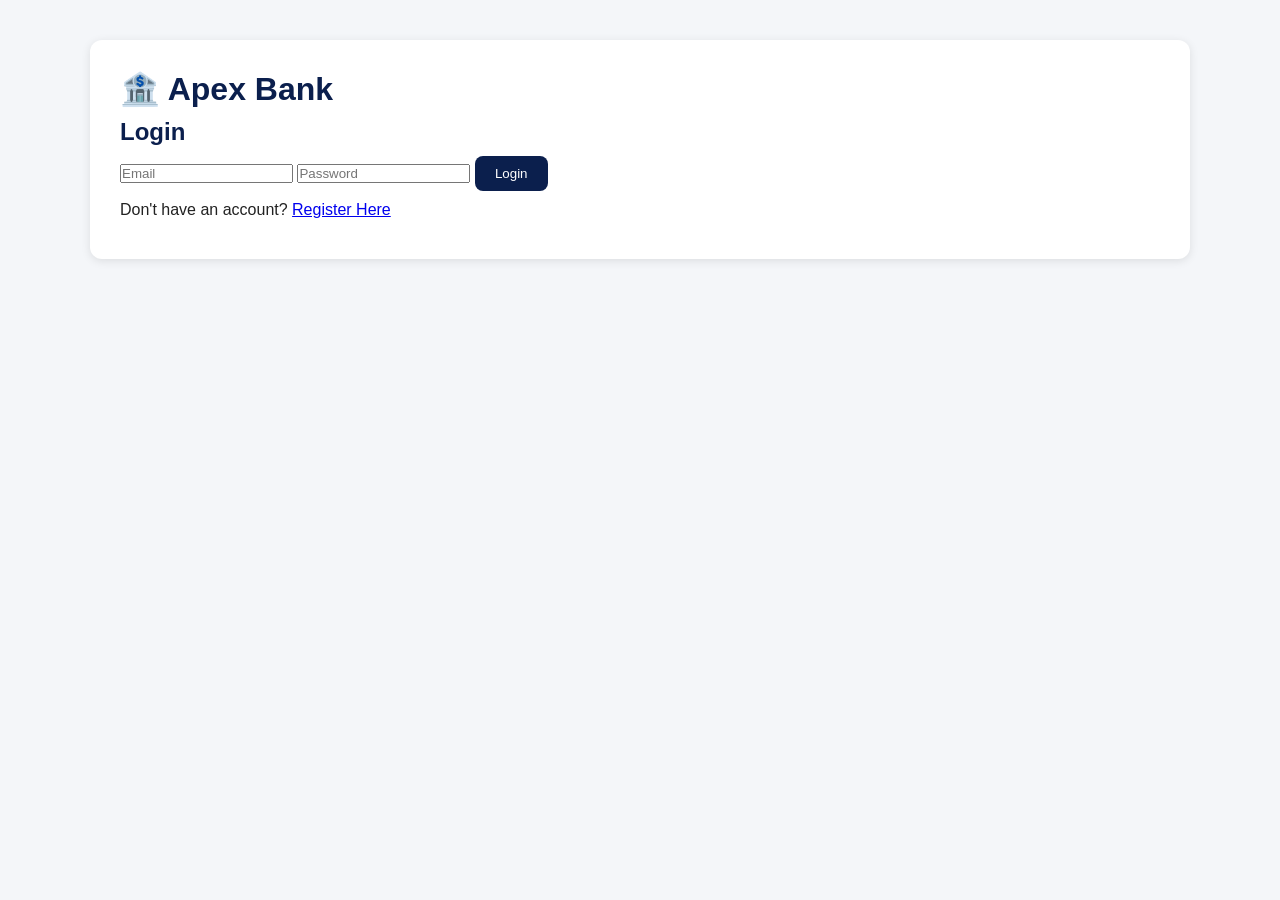
<file: index.html>
<!DOCTYPE html>
<html>
<head>
    <title>Apex Bankk</title>
    <link rel="stylesheet"
href="https://cdnjs.cloudflare.com/ajax/libs/font-awesome/6.5.0/css/all.min.css">
    <link rel="stylesheet" href="style.css">
    <meta http-equiv="refresh" content="0; url=login.html">
</head>
<body>

    <div class="logo">
       <h2><i class="fas fa-university"></i> Apex Bank</h2>
        <p>Your Trusted Banking Partner</p>
    </div>

    <div class="container">
        <h1>Welcome to Apex Bank</h1>

        <div class="card">
            <h2>Current Balance</h2>
            <h3 id="balance">$0.00</h3>
        </div>

        <div class="card">
            <input type="number" id="amount" placeholder="Enter amount">

            <button onclick="deposit()">
                Deposit
            </button>

            <button onclick="withdraw()">
                Withdraw
            </button>
        </div>

        <div class="card">
            <h2>Transaction History</h2>

            <ul id="history"></ul>
        </div>
    </div>

    <script src="script.js"></script>

</body>
</html>
</file>
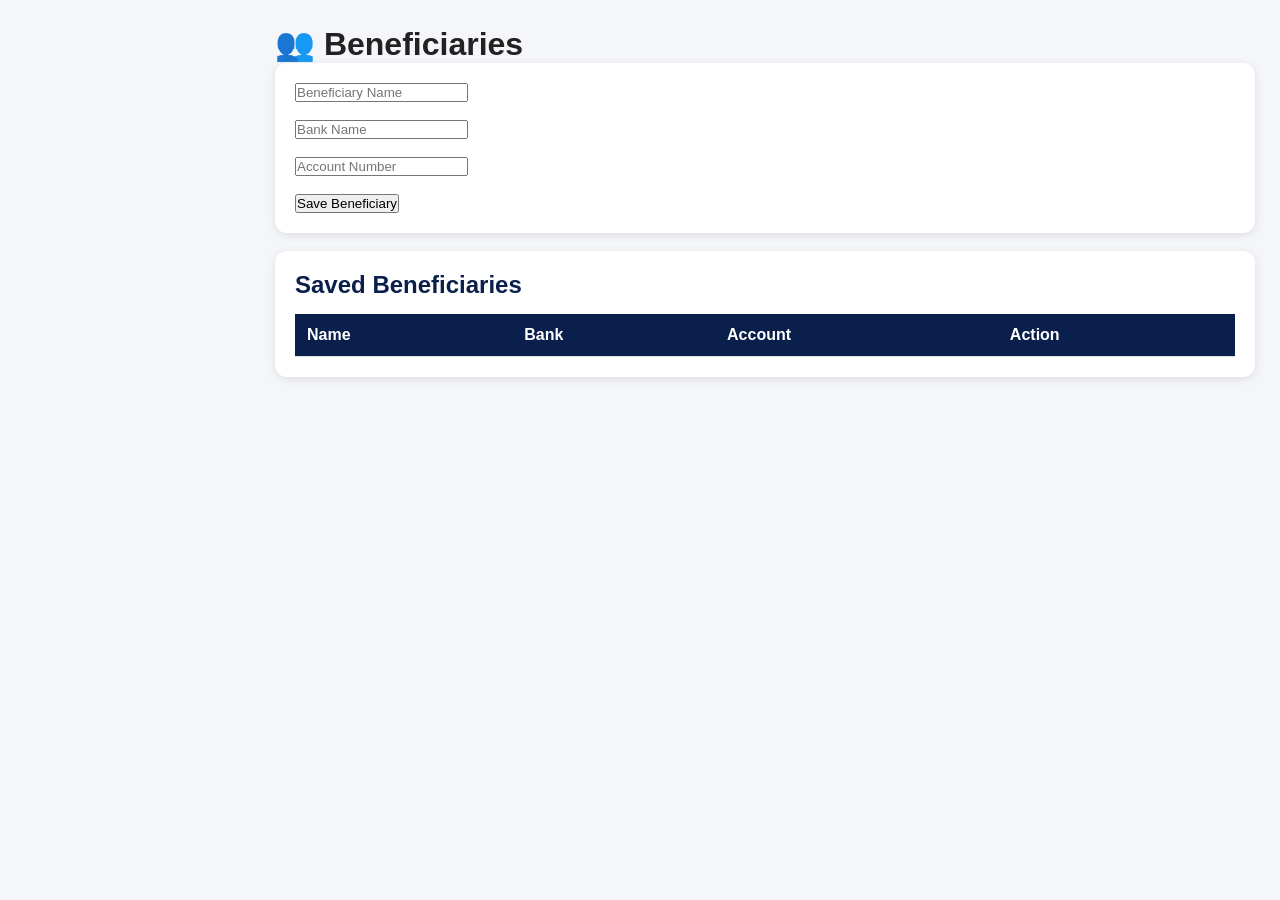
<file: beneficiaries.html>
<!DOCTYPE html>
<html lang="en">

<head>
    <meta charset="UTF-8">
    <meta name="viewport" content="width=device-width, initial-scale=1.0">
    <title>Beneficiaries - Apex Bank</title>

    <link rel="stylesheet" href="style.css">
</head>

<body>

<div class="main">

    <h1>👥 Beneficiaries</h1>

    <div class="card">

        <input
            type="text"
            id="beneficiaryName"
            placeholder="Beneficiary Name">

        <br><br>

        <input
            type="text"
            id="beneficiaryBank"
            placeholder="Bank Name">

        <br><br>

        <input
            type="text"
            id="beneficiaryAccount"
            placeholder="Account Number">

        <br><br>

        <button onclick="saveBeneficiary()">
            Save Beneficiary
        </button>

    </div>

    <br>

    <div class="card">

        <h2>Saved Beneficiaries</h2>

        <table>

            <thead>

                <tr>

                    <th>Name</th>
                    <th>Bank</th>
                    <th>Account</th>
                    <th>Action</th>

                </tr>

            </thead>

            <tbody id="beneficiaryBody">

            </tbody>

        </table>

    </div>

</div>

<script src="script.js"></script>

</body>

</html>
</file>
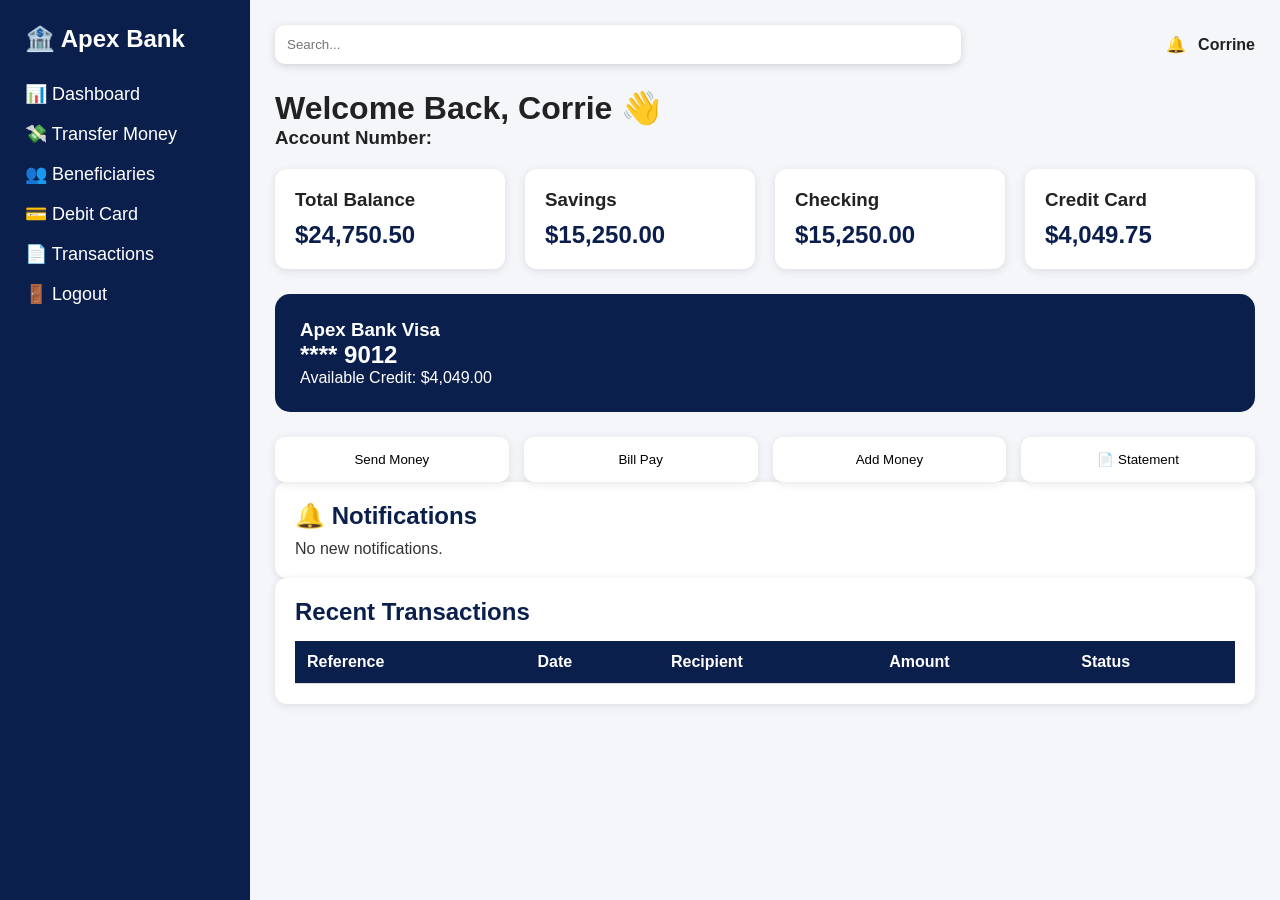
<file: dashboard.html>
<!DOCTYPE html>
<html lang="en">
<head>
    <meta charset="UTF-8">
    <meta name="viewport" content="width=device-width, initial-scale=1.0">
    <title>Apex Bank Dashboard</title>

    <link rel="stylesheet" href="style.css">
</head>

<body>

<div class="sidebar" id="sidebar">

    <h2>🏦 Apex Bank</h2>

    <ul>
    <li><a href="dashboard.html">📊 Dashboard</a></li>
    <li><a href="transfer.html">💸 Transfer Money</a></li>
    <li><a href="beneficiaries.html">👥 Beneficiaries</a></li>
    <li><a href="debitcard.html">💳 Debit Card</a></li>
    <li><a href="#">📄 Transactions</a></li>
    <li><a href="#" onclick="logout()">🚪 Logout</a></li>
</ul>

</div>

<div class="main">

    <button class="menu-btn" onclick="toggleMenu()">
        ☰
    </button>

    <div class="topbar">

        <input
            type="text"
            placeholder="Search...">

        <div class="profile">
            <span>🔔</span>
            <strong>Corrine</strong>
        </div>

    </div>

    <h1 id="welcome">Welcome Back, Corrine 👋</h1>

    <h3>
        Account Number:
        <span id="accountNumber"></span>
    </h3>

    <div class="cards">

        <div class="card">
            <h3>Total Balance</h3>
            <h2 id="balance">$70,750.50</h2>
        </div>

        <div class="card">
            <h3>Savings</h3>
            <h2>$15,250.00</h2>
        </div>

        <div class="card">
            <h3>Checking</h3>
            <h2>$15,250.00</h2>
        </div>

        <div class="card">
            <h3>Credit Card</h3>
            <h2>$4,049.75</h2>
        </div>

    </div>

    <div class="credit-card">

        <h3>Apex Bank Visa</h3>

        <h2>**** 9012</h2>

        <p>Available Credit: $4,049.00</p>

    </div>

    <div class="quick-actions">

        <button>Send Money</button>

        <button>Bill Pay</button>

        <button>Add Money</button>

        <button onclick="window.location.href='statement.html'">
    📄 Statement
</button>

    </div>

    <div class="card">

        <h2>🔔 Notifications</h2>

        <p id="notification">

            No new notifications.

        </p>

    </div>

    <div class="card">

        <h2>Recent Transactions</h2>

        <div style="overflow-x:auto;">

        <table>

            <thead>

                <tr>

                    <th>Reference</th>

                    <th>Date</th>

                    <th>Recipient</th>

                    <th>Amount</th>

                    <th>Status</th>

                </tr>

            </thead>

            <tbody id="transactionBody">

            </tbody>

        </table>

        </div>

    </div>

</div>

<script src="script.js"></script>

</body>
</html>
</file>
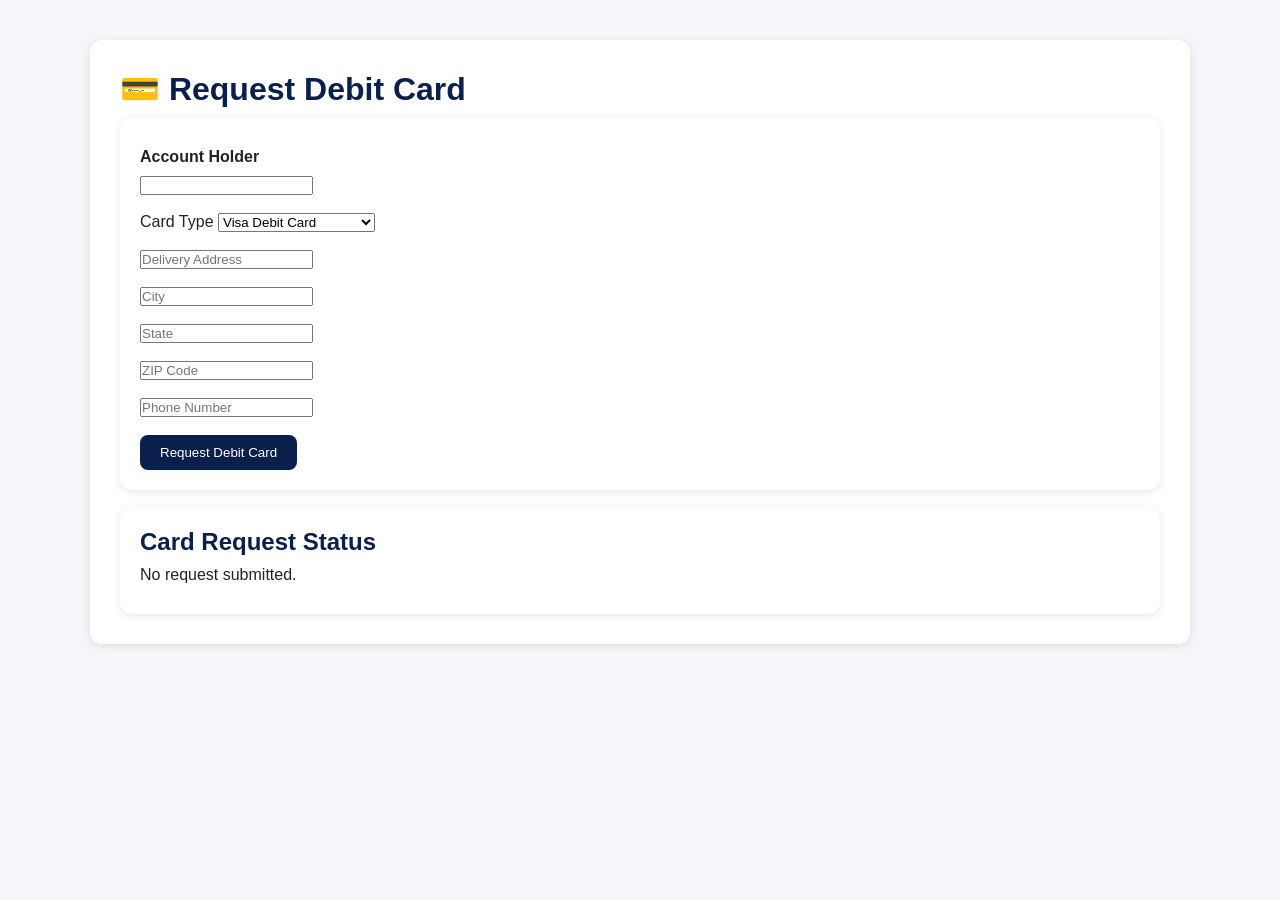
<file: debitcard.html>
<!DOCTYPE html>
<html lang="en">

<head>

<meta charset="UTF-8">
<meta name="viewport" content="width=device-width, initial-scale=1.0">

<title>Debit Card</title>

<link rel="stylesheet" href="style.css">

</head>

<body>

<div class="container">

<h1>💳 Request Debit Card</h1>

<div class="card">

<p><strong>Account Holder</strong></p>

<input
type="text"
id="cardName"
readonly>

<br><br>

<label>Card Type</label>

<select id="cardType">

<option>Visa Debit Card</option>

<option>Mastercard Debit Card</option>

</select>

<br><br>

<input
type="text"
id="address"
placeholder="Delivery Address">

<br><br>

<input
type="text"
id="city"
placeholder="City">

<br><br>

<input
type="text"
id="state"
placeholder="State">

<br><br>

<input
type="text"
id="zip"
placeholder="ZIP Code">

<br><br>

<input
type="text"
id="phone"
placeholder="Phone Number">

<br><br>

<button onclick="requestDebitCard()">
Request Debit Card
</button>

</div>

<br>

<div class="card">

<h2>Card Request Status</h2>

<p id="cardStatus">
No request submitted.
</p>

</div>

</div>

<script src="script.js"></script>

</body>

</html>
</file>
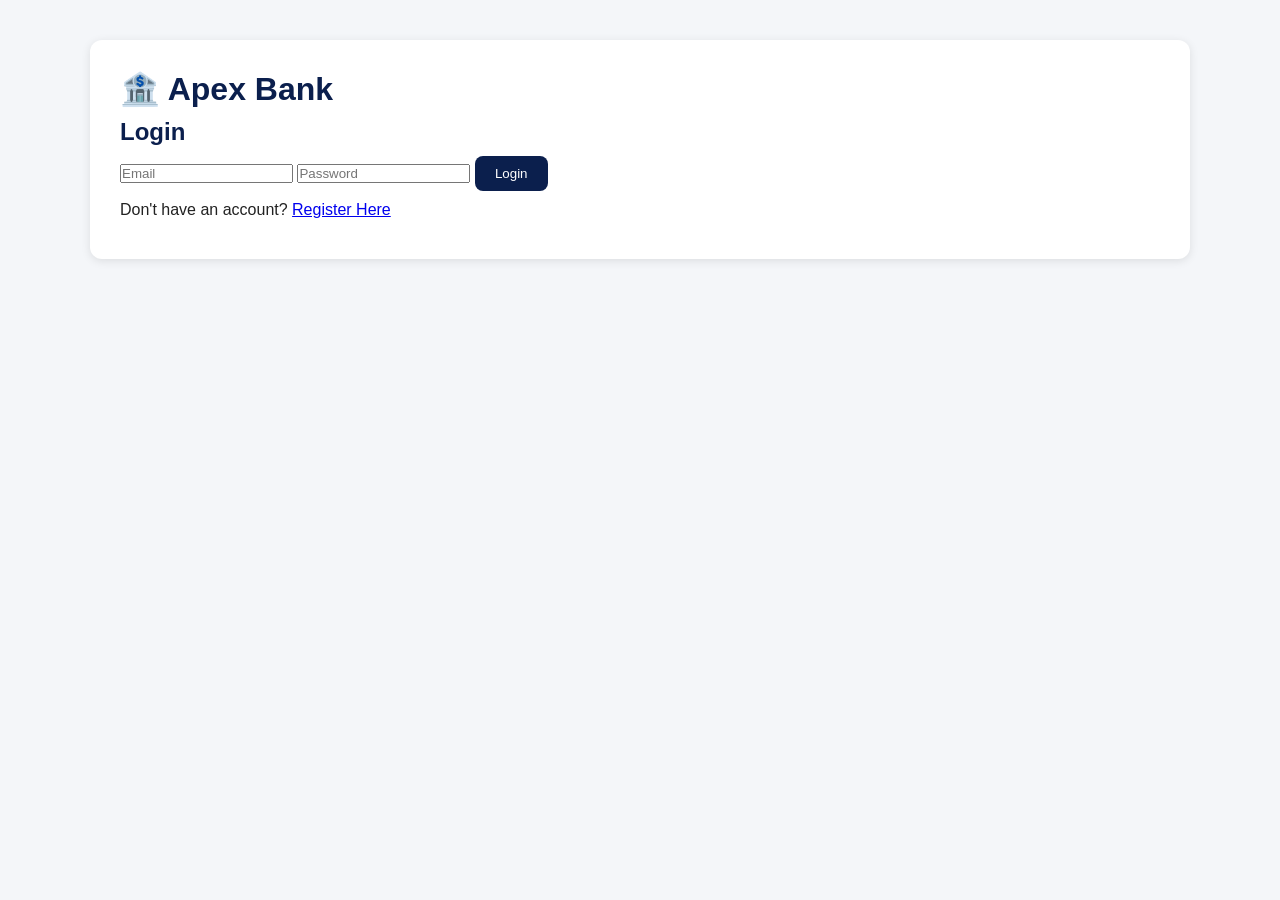
<file: login.html>
<!DOCTYPE html>
<html>
<head>
    <title>Apex Bank Login</title>
    <link rel="stylesheet" href="style.css">
</head>

<body>

    <div class="container">

        <h1>🏦 Apex Bank</h1>

        <h2>Login</h2>

        <input
            type="email"
            id="loginEmail"
            placeholder="Email">

        <input
            type="password"
            id="loginPassword"
            placeholder="Password">

        <button onclick="login()">
            Login
        </button>

        <p>
            Don't have an account?
            <a href="register.html">
                Register Here
            </a>
        </p>

    </div>

    <script src="script.js"></script>
</body>
</html>
</file>
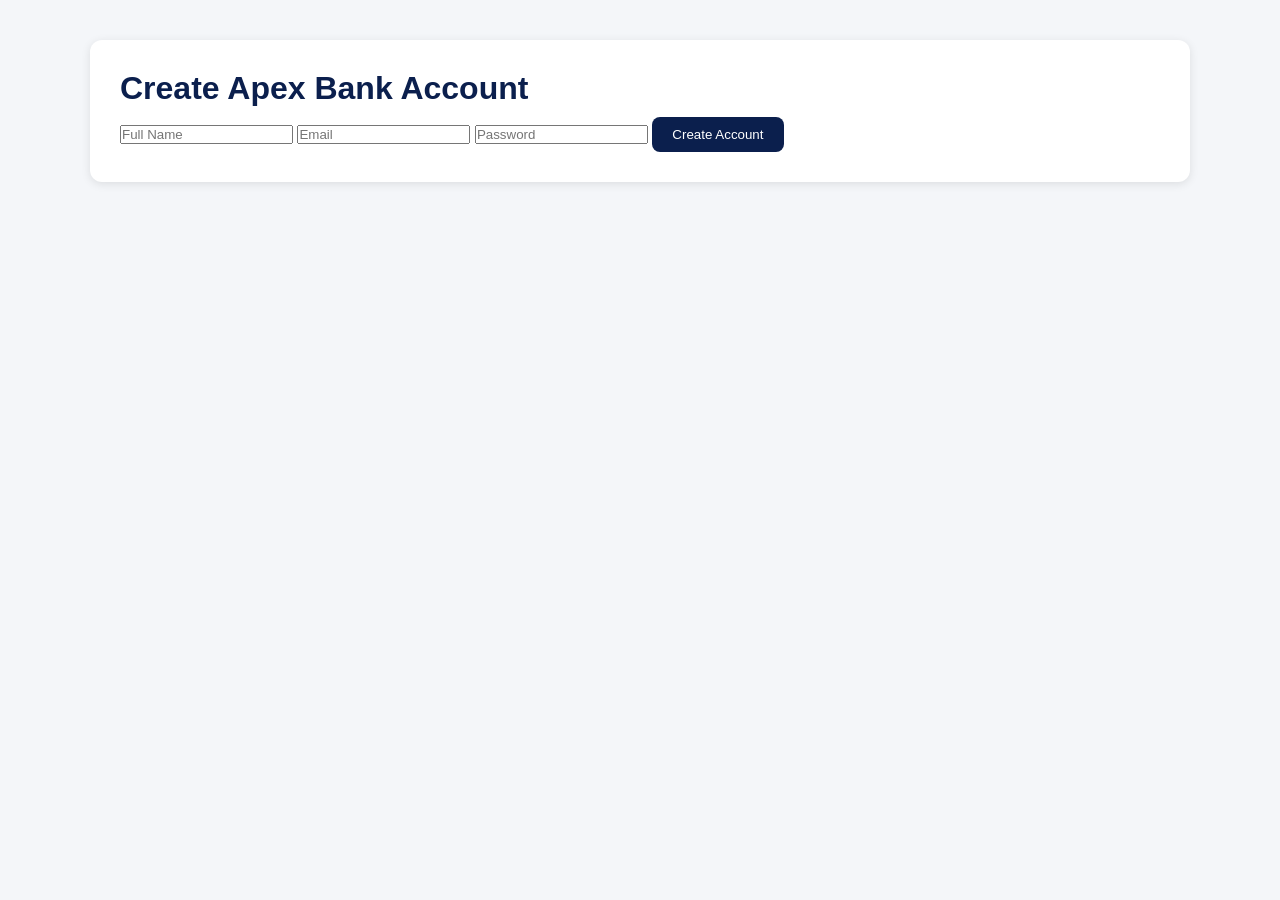
<file: register.html>
<!DOCTYPE html>
<html>
<head>
    <title>Create Account</title>
    <meta name="viewport" content="width=device-width, initial-scale=1.0">
    <link rel="stylesheet" href="style.css">
</head>
<body>
    <div class="container">
        <h1>Create Apex Bank Account</h1>

       <input type="text" id="fullname" placeholder="Full Name">

       <input type="email" id="email" placeholder="Email">

       <input type="password" id="password" placeholder="Password">

        <button onclick="register()">
    Create Account
</button>
    </div>
    <script src="script.js"></script>
</body>
</html>
</file>
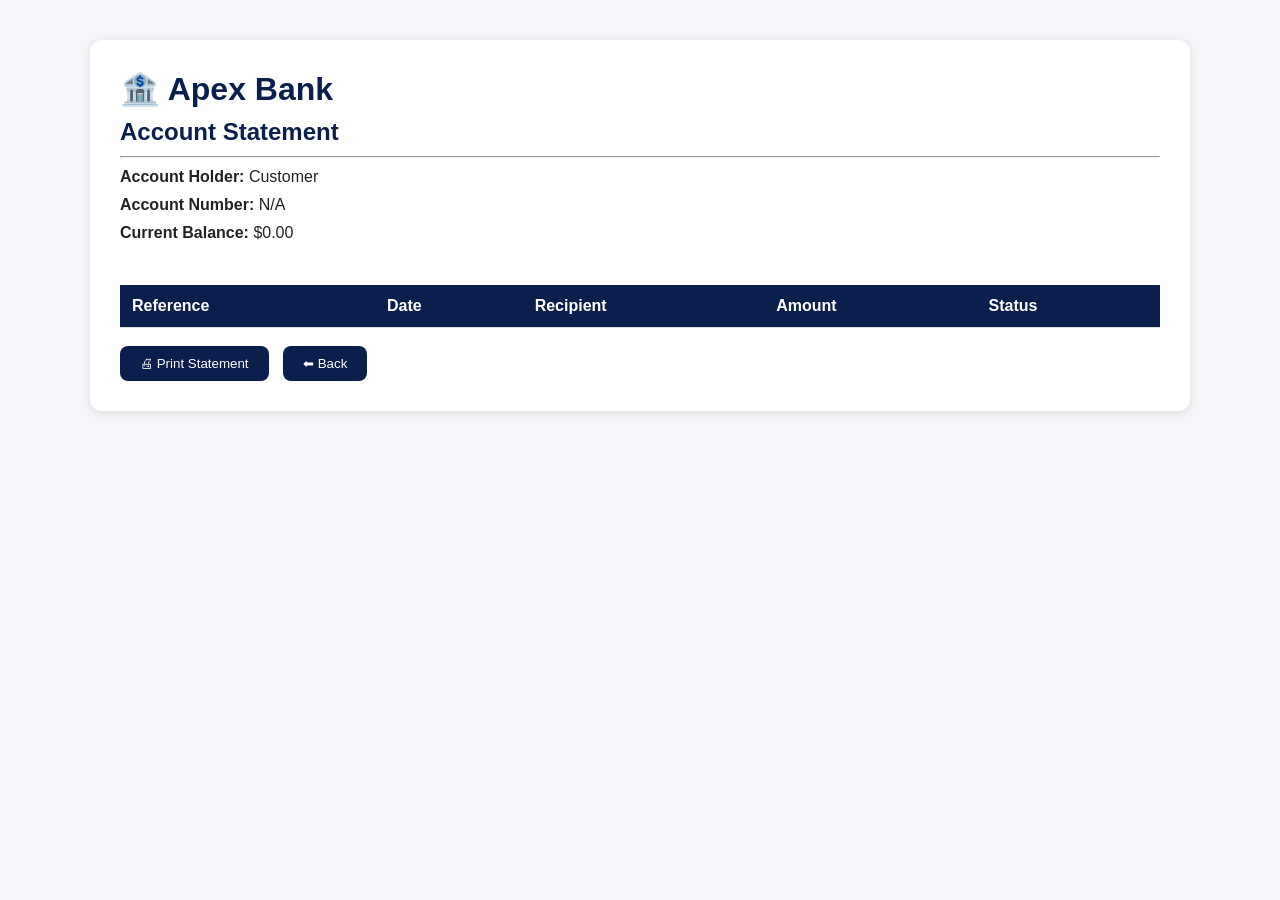
<file: statement.html>
<!DOCTYPE html>
<html lang="en">
<head>

<meta charset="UTF-8">
<meta name="viewport" content="width=device-width, initial-scale=1.0">

<title>Bank Statement</title>

<link rel="stylesheet" href="style.css">

</head>

<body>

<div class="container">

    <h1>🏦 Apex Bank</h1>

    <h2>Account Statement</h2>

    <hr>

    <p>
        <strong>Account Holder:</strong>
        <span id="customerName"></span>
    </p>

    <p>
        <strong>Account Number:</strong>
        <span id="statementAccount"></span>
    </p>

    <p>
        <strong>Current Balance:</strong>
        <span id="statementBalance"></span>
    </p>

    <br>

    <div style="overflow-x:auto;">

        <table>

            <thead>

                <tr>

                    <th>Reference</th>
                    <th>Date</th>
                    <th>Recipient</th>
                    <th>Amount</th>
                    <th>Status</th>

                </tr>

            </thead>

            <tbody id="statementBody">

            </tbody>

        </table>

    </div>

    <br>

    <button onclick="window.print()">
        🖨 Print Statement
    </button>

    <button onclick="history.back()">
        ⬅ Back
    </button>

</div>

<script src="script.js"></script>

</body>
</html>
</file>
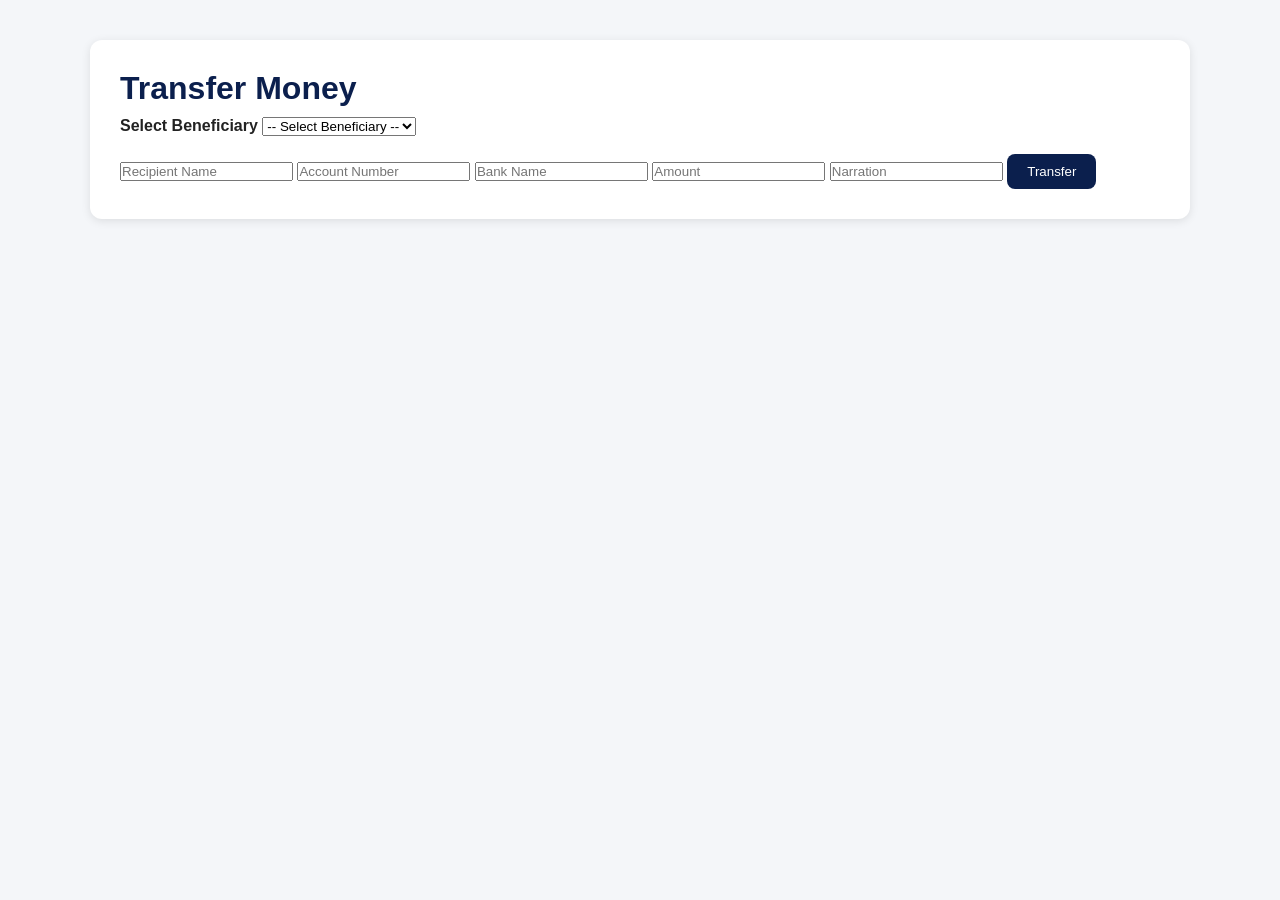
<file: transfer.html>
<!DOCTYPE html>
<html>
<head>
    <title>Transfer Money</title>

    <meta name="viewport" content="width=device-width, initial-scale=1.0">

    <link rel="stylesheet" href="style.css">
</head>

<body>

<div class="container">

    <h1>Transfer Money</h1>

    <label><strong>Select Beneficiary</strong></label>

<select id="beneficiarySelect" onchange="selectBeneficiary()">
    <option value="">-- Select Beneficiary --</option>
</select>

<br><br>

    <input
        type="text"
        id="recipient"
        placeholder="Recipient Name">


    <input
        type="text"
        id="account"
        placeholder="Account Number">

    <input
        type="text"
        id="bank"
        placeholder="Bank Name">

    <input
        type="number"
        id="amount"
        placeholder="Amount">

    <input
        type="text"
        id="description"
        placeholder="Narration">

    <button onclick="transfer()">
        Transfer
    </button>

</div>

<script src="script.js"></script>

</body>
</html>
</file>
<file: style.css>
/* ==========================
   GENERAL
========================== */

*{
    margin:0;
    padding:0;
    box-sizing:border-box;
}

body{
    font-family:Arial, sans-serif;
    background:#f4f6f9;
    color:#222;
}

/* ==========================
   SIDEBAR
========================== */

.sidebar{
    position:fixed;
    left:0;
    top:0;
    width:250px;
    height:100vh;
    background:#0b1f4d;
    color:#fff;
    padding:25px;
}

.sidebar h2{
    margin-bottom:30px;
}

.sidebar ul{
    list-style:none;
}

.sidebar li{
    margin:18px 0;
}

.sidebar a{
    color:#fff;
    text-decoration:none;
    font-size:18px;
}

.sidebar a:hover{
    color:#ffd54f;
}

/* ==========================
   MAIN
========================== */

.main{
    margin-left:250px;
    padding:25px;
}

/* ==========================
   TOPBAR
========================== */

.topbar{
    display:flex;
    justify-content:space-between;
    align-items:center;
    margin-bottom:25px;
}

.topbar input{
    width:70%;
    padding:12px;
    border:none;
    border-radius:10px;
    box-shadow:0 2px 8px rgba(0,0,0,.15);
}

.profile{
    display:flex;
    align-items:center;
    gap:12px;
}

/* ==========================
   CARDS
========================== */

.cards{
    display:grid;
    grid-template-columns:repeat(auto-fit,minmax(220px,1fr));
    gap:20px;
    margin-top:20px;
}

.card{
    background:#fff;
    border-radius:12px;
    padding:20px;
    box-shadow:0 2px 10px rgba(0,0,0,.1);
}

.card h3{
    margin-bottom:10px;
}

.card h2{
    color:#0b1f4d;
}

/* ==========================
   CREDIT CARD
========================== */

.credit-card{
    margin-top:25px;
    background:#0b1f4d;
    color:#fff;
    padding:25px;
    border-radius:15px;
}

/* ==========================
   QUICK ACTIONS
========================== */

.quick-actions{
    display:grid;
    grid-template-columns:repeat(4,1fr);
    gap:15px;
    margin-top:25px;
}

.quick-actions button{
    padding:15px;
    border:none;
    border-radius:10px;
    background:#fff;
    cursor:pointer;
    box-shadow:0 2px 10px rgba(0,0,0,.1);
}

.quick-actions button:hover{
    background:#ececec;
}

/* ==========================
   TABLE
========================== */

table{
    width:100%;
    border-collapse:collapse;
    margin-top:15px;
}

th{
    background:#0b1f4d;
    color:white;
}

th,
td{
    padding:12px;
    border-bottom:1px solid #ddd;
    text-align:left;
}

/* ==========================
   NOTIFICATION
========================== */

#notification{
    margin-top:10px;
    color:#333;
}

/* ==========================
   BUTTONS
========================== */

button{
    cursor:pointer;
}

/* ==========================
   MOBILE MENU BUTTON
========================== */

.menu-btn{
    display:none;
    font-size:28px;
    border:none;
    background:none;
    cursor:pointer;
    margin-bottom:15px;
}

/* ==========================
   MOBILE
========================== */

@media (max-width:768px){

   .sidebar{
    position:fixed;
    top:0;
    left:-260px;
    width:250px;
    height:100%;
    background:#0b1f4d;
    padding:20px;
    z-index:999;
    transition:left 0.3s ease;
}

.sidebar.show{
    left:0;
}
    .main{
        margin-left:0;
        width:100%;
        padding:15px;
    }

    .topbar{
        flex-direction:column;
        gap:15px;
        align-items:stretch;
    }

    .topbar input{
        width:100%;
    }

    .cards{
        grid-template-columns:1fr;
    }

    .quick-actions{
        grid-template-columns:repeat(2,1fr);
    }

    .credit-card{
        width:100%;
    }

    table{
        display:block;
        overflow-x:auto;
        white-space:nowrap;
    }

    th,
    td{
        font-size:13px;
        padding:10px;
    }

    .menu-btn{
        display:block;
    }

}

/* ==========================
   STATEMENT PAGE
========================== */

.container{
    max-width:1100px;
    margin:40px auto;
    background:#fff;
    padding:30px;
    border-radius:12px;
    box-shadow:0 2px 10px rgba(0,0,0,.1);
}

.container h1,
.container h2{
    color:#0b1f4d;
    margin-bottom:10px;
}

.container p{
    margin:10px 0;
    font-size:16px;
}

.container button{
    padding:10px 20px;
    margin-right:10px;
    border:none;
    border-radius:8px;
    background:#0b1f4d;
    color:#fff;
}

.container button:hover{
    background:#173a8a;
}
</file>
